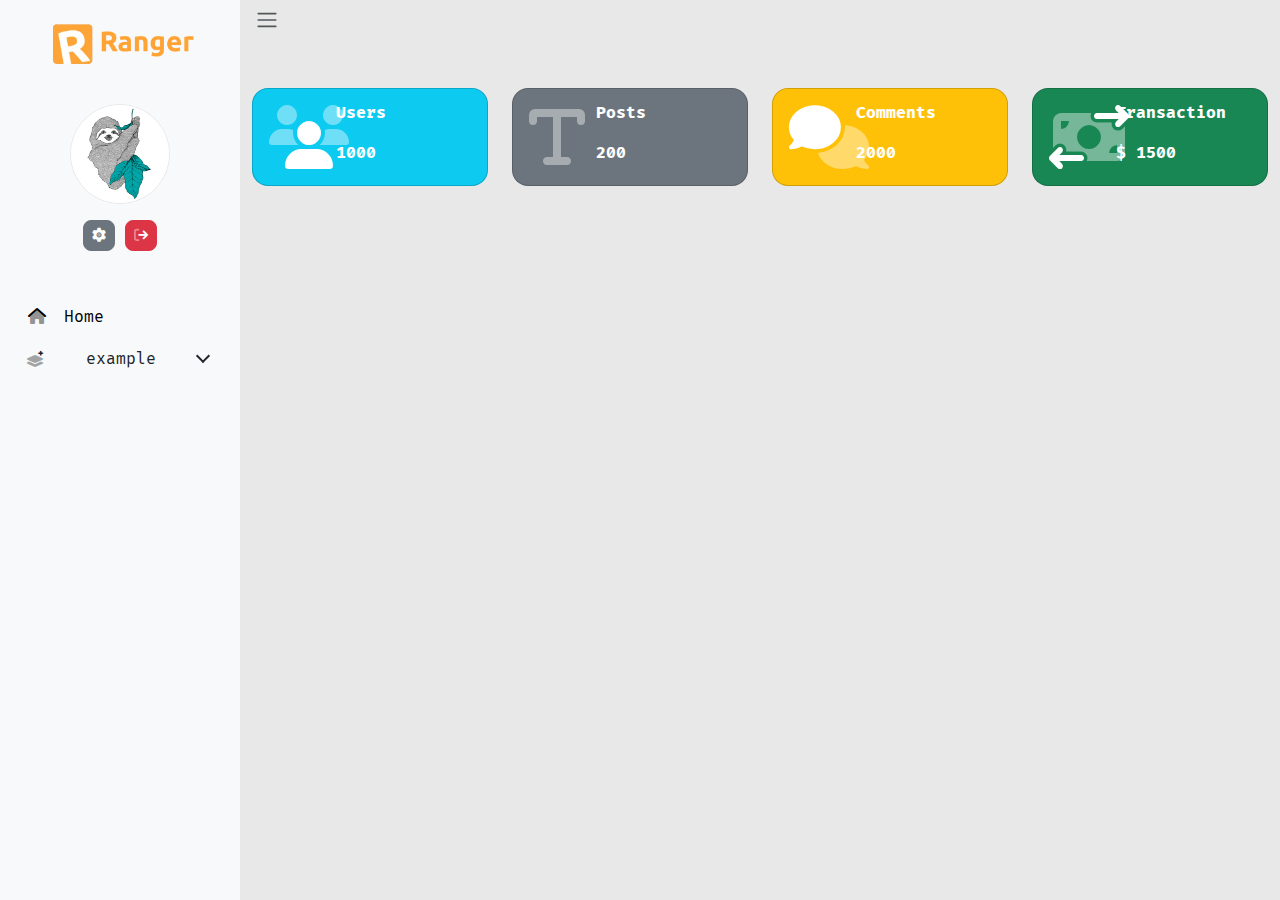
<file: en/index.html>
<!DOCTYPE html>
<html lang="en">
<head>
    <meta charset="UTF-8">
    <meta http-equiv="X-UA-Compatible" content="IE=edge">
    <meta name="viewport" content="width=device-width, initial-scale=1.0">
    <title>Admin Ranger</title>
    <link rel="stylesheet" href="css/bootstrap.min.css">
    <link rel="stylesheet" href="css/all.min.css">
    <link rel="stylesheet" href="css/reset.css">
    <link rel="stylesheet" href="css/style.css">
</head>
<body>
<div class="d-flex" id="wrapper">

    <!-- Sidebar -->
    <div class="bg-light border-right" id="sidebar-wrapper">
        <div class="sidebar-heading text-center">
            <figure class="imgLogo">
                <img src="../art/Ranger.png" alt="" srcset="">
            </figure>
        </div>
        <div class="text-center p-3">
            <figure class="avatar">
                <img src="img/1.jpg" class="img-fluid" alt="">
            </figure>
            <div class="mt-3">
                <a href="" class="btn btn-secondary btn-sm rounded-3" title="Edit Profile"><i class="fa-duotone fa-gear"></i></a>
                <a href="" class="btn btn-danger btn-sm rounded-3" title="Signout"><i class="fa-duotone fa-sign-out"></i></a>
            </div>
        </div>
        <div class="mt-3 p-3">
            <div class="d-grid gep-3">
                <a href="index.html" class="btn btn-light text-start border-0 rounded-3 mb-2"><i class="fa-duotone fa-home me-2"></i> Home </a>
            </div>

            <details class="js-list mt-2 mb-2">
                <summary class="title js-title"><i class="fa-duotone fa-layer-plus"></i> example <span class="icon"></span></summary>
                <div class="card rounded-3 mt-3 js-content border-0 shadow-sm">
                    <div class="card-body">
                        <ul>
                            <li class="mb-2"><a href="signup.html" class="text-decoration-none text-dark">Signup / Register</a></li>
                        </ul>
                    </div>
                </div>
            </details>

        </div>
    </div>
    <!-- /#sidebar-wrapper -->

    <!-- Page Content -->
    <div id="page-content-wrapper">

        <nav class="navbar navbar-expand-lg navbar-light">
            <a href="#" id="menu-toggle">
                <span class="navbar-toggler-icon"></span>
            </a>
        </nav>

        <div class="container-fluid">
            <div class="card-body mt-5">
                <div class="row">
                    <div class="col-md-3">
                        <div class="card rounded-4 mb-3 bg-info text-white">
                            <div class="card-body">
                                <div class="row g-0">
                                    <div class="col-md-3 text-center">
                                        <i class="fa-duotone fa-users fa-4x"></i>
                                    </div>
                                    <div class="col-md-9">
                                        <div class="ms-3">
                                            <h1 class="fw-bold">Users</h1>
                                            <div class="mt-4 fw-bold">1000</div>
                                        </div>
                                    </div>
                                </div>
                            </div>
                        </div>
                    </div>

                    <div class="col-md-3">
                        <div class="card rounded-4 mb-3 bg-secondary text-white">
                            <div class="card-body">
                                <div class="row g-0">
                                    <div class="col-md-3 text-center">
                                        <i class="fa-duotone fa-text fa-4x"></i>
                                    </div>
                                    <div class="col-md-9">
                                        <div class="ms-3">
                                            <h1 class="fw-bold">Posts</h1>
                                            <div class="mt-4 fw-bold">200</div>
                                        </div>
                                    </div>
                                </div>
                            </div>
                        </div>
                    </div>

                    <div class="col-md-3">
                        <div class="card rounded-4 mb-3 bg-warning text-white">
                            <div class="card-body">
                                <div class="row g-0">
                                    <div class="col-md-3 text-center">
                                        <i class="fa-duotone fa-comments fa-4x"></i>
                                    </div>
                                    <div class="col-md-9">
                                        <div class="ms-3">
                                            <h1 class="fw-bold">Comments</h1>
                                            <div class="mt-4 fw-bold">2000</div>
                                        </div>
                                    </div>
                                </div>
                            </div>
                        </div>
                    </div>

                    <div class="col-md-3">
                        <div class="card rounded-4 mb-3 bg-success text-white">
                            <div class="card-body">
                                <div class="row g-0">
                                    <div class="col-md-3 text-center">
                                        <i class="fa-duotone fa-money-bill-transfer fa-4x"></i>
                                    </div>
                                    <div class="col-md-9">
                                        <div class="ms-3">
                                            <h1 class="fw-bold">Transaction</h1>
                                            <div class="mt-4 fw-bold">$ 1500</div>
                                        </div>
                                    </div>
                                </div>
                            </div>
                        </div>
                    </div>

                </div>
            </div>
        </div>
    </div>
    <!-- /#page-content-wrapper -->
</div>
<!-- /#wrapper -->

<!-- Script -->
<script src="js/jquery.min.js"></script>
<script src="js/main.js"></script>
</body>
</html>
</file>
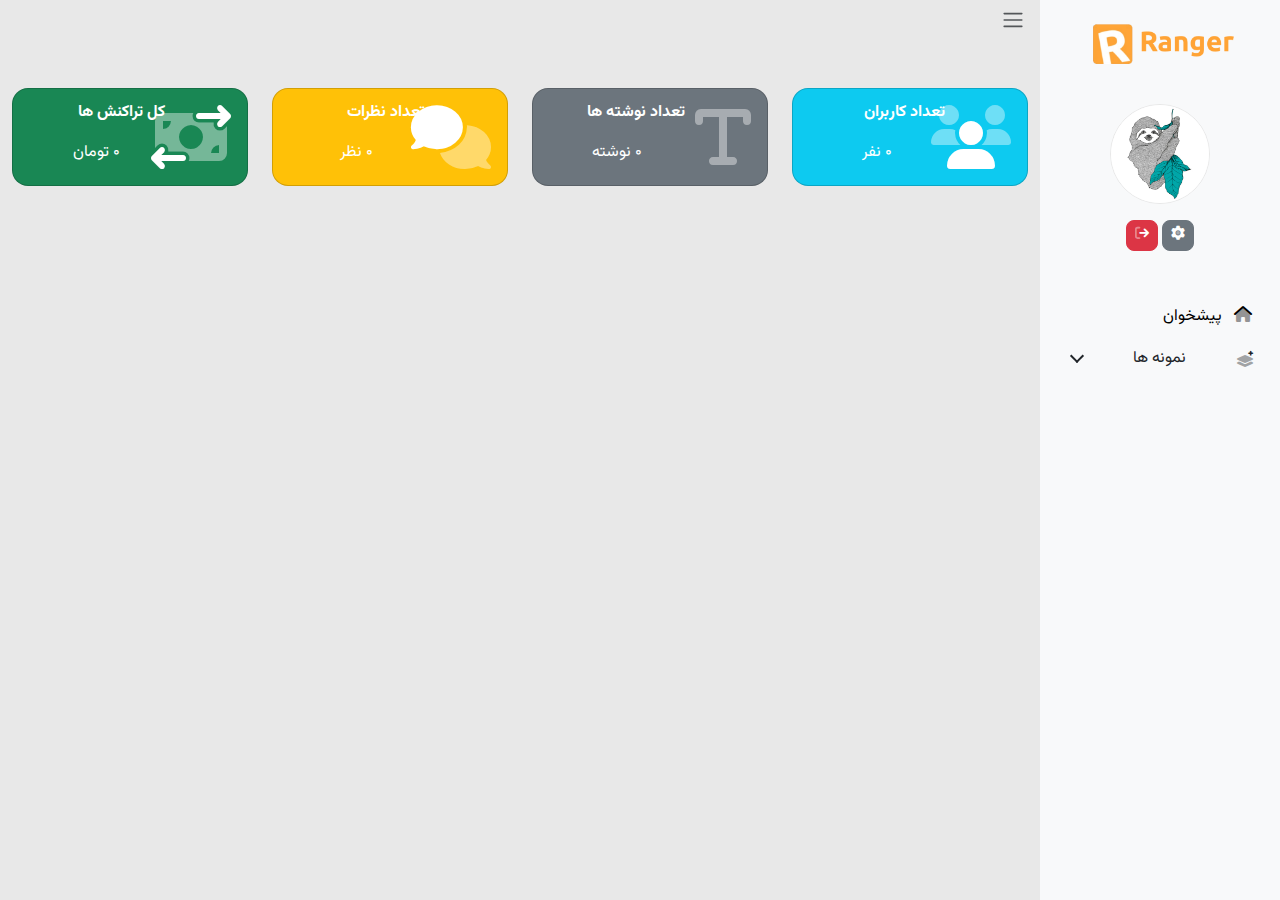
<file: fa/index.html>
<!DOCTYPE html>
<html lang="fa" dir="rtl">
<head>
    <meta charset="UTF-8">
    <meta http-equiv="X-UA-Compatible" content="IE=edge">
    <meta name="viewport" content="width=device-width, initial-scale=1.0">
    <title>پنل رنجر</title>
    <link rel="stylesheet" href="css/bootstrap.rtl.min.css">
    <link rel="stylesheet" href="css/all.min.css">
    <link rel="stylesheet" href="css/reset.css">
    <link rel="stylesheet" href="css/style.css">
</head>
<body>
<div class="d-flex" id="wrapper">

    <!-- Sidebar -->
    <div class="bg-light border-right" id="sidebar-wrapper">
        <div class="sidebar-heading text-center">
            <figure class="imgLogo">
                <img src="../art/Ranger.png" alt="" srcset="">
            </figure>
        </div>
        <div class="text-center p-3">
            <figure class="avatar">
                <img src="img/1.jpg" class="img-fluid" alt="">
            </figure>
            <div class="mt-3">
                <a href="" class="btn btn-secondary btn-sm rounded-3" title="ویرایش پروفایل"><i class="fa-duotone fa-gear"></i></a>
                <a href="" class="btn btn-danger btn-sm rounded-3" title="خروج"><i class="fa-duotone fa-sign-out"></i></a>
            </div>
        </div>
        <div class="mt-3 p-3">
            <div class="d-grid gep-3">
                <a href="index.html" class="btn btn-light text-start border-0 rounded-3 mb-2"><i class="fa-duotone fa-home me-2"></i> پیشخوان </a>
            </div>

            <details class="js-list mt-2 mb-2">
                <summary class="title js-title"><i class="fa-duotone fa-layer-plus"></i> نمونه ها <span class="icon"></span></summary>
                <div class="card rounded-3 mt-3 js-content">
                    <div class="card-body">
                        <ul>
                            <li class="mb-2"><a href="#" class="text-decoration-none text-dark">تست</a></li>
                            <li class="mb-2"><a href="#" class="text-decoration-none text-dark">تست</a></li>
                        </ul>
                    </div>
                </div>
            </details>

        </div>
    </div>
    <!-- /#sidebar-wrapper -->

    <!-- Page Content -->
    <div id="page-content-wrapper">

        <nav class="navbar navbar-expand-lg navbar-light">
            <a href="#" id="menu-toggle">
                <span class="navbar-toggler-icon"></span>
            </a>
        </nav>

        <div class="container-fluid">
            <div class="card-body mt-5">
                <div class="row">
                    <div class="col-md-3">
                        <div class="card rounded-4 mb-3 bg-info text-white">
                            <div class="card-body">
                                <div class="row g-0">
                                    <div class="col-md-3 text-center">
                                        <i class="fa-duotone fa-users fa-4x"></i>
                                    </div>
                                    <div class="col-md-9">
                                        <div class="ms-3">
                                            <h1 class="fw-bold">تعداد کاربران</h1>
                                            <div class="mt-4 text-center">0 نفر</div>
                                        </div>
                                    </div>
                                </div>
                            </div>
                        </div>
                    </div>

                    <div class="col-md-3">
                        <div class="card rounded-4 mb-3 bg-secondary text-white">
                            <div class="card-body">
                                <div class="row g-0">
                                    <div class="col-md-3 text-center">
                                        <i class="fa-duotone fa-text fa-4x"></i>
                                    </div>
                                    <div class="col-md-9">
                                        <div class="ms-3">
                                            <h1 class="fw-bold">تعداد نوشته ها</h1>
                                            <div class="mt-4 text-center">0 نوشته</div>
                                        </div>
                                    </div>
                                </div>
                            </div>
                        </div>
                    </div>

                    <div class="col-md-3">
                        <div class="card rounded-4 mb-3 bg-warning text-white">
                            <div class="card-body">
                                <div class="row g-0">
                                    <div class="col-md-3 text-center">
                                        <i class="fa-duotone fa-comments fa-4x"></i>
                                    </div>
                                    <div class="col-md-9">
                                        <div class="ms-3">
                                            <h1 class="fw-bold">تعداد نظرات</h1>
                                            <div class="mt-4 text-center">0 نظر</div>
                                        </div>
                                    </div>
                                </div>
                            </div>
                        </div>
                    </div>

                    <div class="col-md-3">
                        <div class="card rounded-4 mb-3 bg-success text-white">
                            <div class="card-body">
                                <div class="row g-0">
                                    <div class="col-md-3 text-center">
                                        <i class="fa-duotone fa-money-bill-transfer fa-4x"></i>
                                    </div>
                                    <div class="col-md-9">
                                        <div class="ms-3">
                                            <h1 class="fw-bold">کل تراکنش ها</h1>
                                            <div class="mt-4 text-center">0 تومان</div>
                                        </div>
                                    </div>
                                </div>
                            </div>
                        </div>
                    </div>

                </div>
            </div>
        </div>
    </div>
    <!-- /#page-content-wrapper -->
</div>
<!-- /#wrapper -->

<!-- Script -->
<script src="js/jquery.min.js"></script>
<script src="js/main.js"></script>
</body>
</html>
</file>
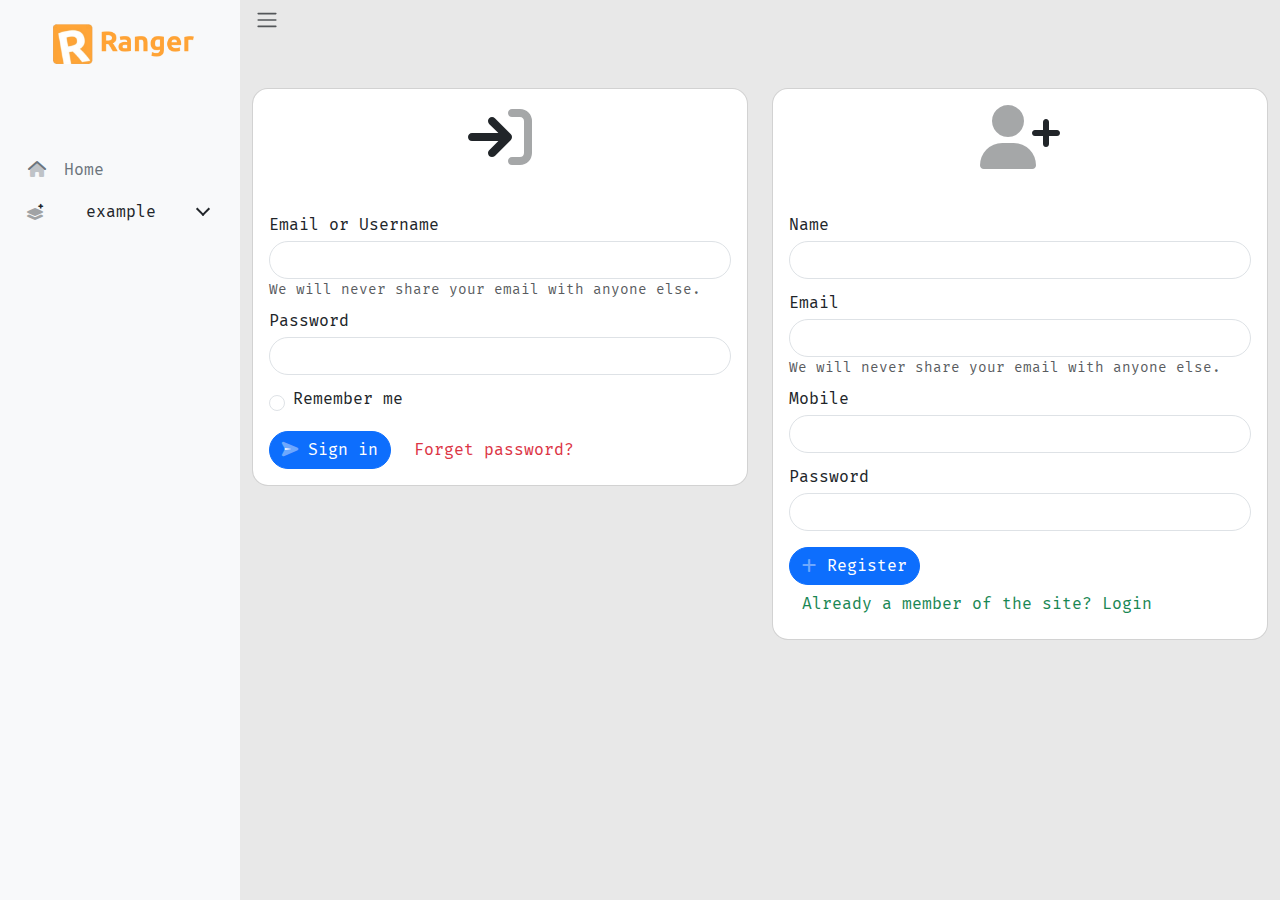
<file: en/signup.html>
<!DOCTYPE html>
<html lang="en">
<head>
    <meta charset="UTF-8">
    <meta http-equiv="X-UA-Compatible" content="IE=edge">
    <meta name="viewport" content="width=device-width, initial-scale=1.0">
    <title>Admin Ranger</title>
    <link rel="stylesheet" href="css/bootstrap.min.css">
    <link rel="stylesheet" href="css/all.min.css">
    <link rel="stylesheet" href="css/reset.css">
    <link rel="stylesheet" href="css/style.css">
</head>
<body>
<div class="d-flex" id="wrapper">

    <!-- Sidebar -->
    <div class="bg-light border-right" id="sidebar-wrapper">
        <div class="sidebar-heading text-center">
            <figure class="imgLogo">
                <img src="../art/Ranger.png" alt="" srcset="">
            </figure>
        </div>
        <div class="mt-5 p-3 ">
            <div class="d-grid gep-3">
                <a href="index.html" class="btn btn-outline-secondary text-start border-0 rounded-3 mb-2"><i class="fa-duotone fa-home me-2"></i> Home </a>
            </div>

            <details class="js-list mt-2 mb-2">
                <summary class="title js-title"><i class="fa-duotone fa-layer-plus"></i> example <span class="icon"></span></summary>
                <div class="card rounded-3 mt-3 js-content border-0 shadow-sm">
                    <div class="card-body">
                        <ul>
                            <li class="mb-2"><a href="signup.html" class="text-decoration-none text-dark">Signup / Register</a></li>
                        </ul>
                    </div>
                </div>
            </details>

        </div>
    </div>
    <!-- /#sidebar-wrapper -->

    <!-- Page Content -->
    <div id="page-content-wrapper">

        <nav class="navbar navbar-expand-lg navbar-light">
            <a href="#" id="menu-toggle">
                <span class="navbar-toggler-icon"></span>
            </a>
        </nav>

        <div class="container">
            <div class="mt-5">
                <div class="row">
                    <div class="col-md-6">
                        <div class="card rounded-4">
                            <div class="card-body">
                                <div class="text-center">
                                    <i class="fa-duotone fa-sign-in fa-4x"></i>
                                </div>
                                <form class="mt-5">
                                    <div class="mb-3">
                                        <label for="Email1" class="form-label">Email or Username</label>
                                        <input type="email" class="form-control rounded-5" id="Email1" aria-describedby="emailHelp">
                                        <div id="emailHelp" class="form-text">We will never share your email with anyone else.</div>
                                    </div>
                                    <div class="mb-3">
                                        <label for="Password1" class="form-label">Password</label>
                                        <input type="password" class="form-control rounded-5" id="Password1">
                                    </div>
                                    <div class="mb-3 form-check">
                                        <input type="checkbox" class="form-check-input rounded-5" id="Check1">
                                        <label class="form-check-label" for="Check1">Remember me</label>
                                    </div>
                                    <button type="submit" class="btn btn-primary rounded-5"><i class="fa-duotone fa-send"></i> Sign in </button>
                                    <a class="btn btn-link text-decoration-none text-danger" href="#">
                                        Forget password?
                                    </a>
                                </form>
                            </div>
                        </div>
                    </div>
                    <div class="col-md-6">
                        <div class="card rounded-4">
                            <div class="card-body">
                                <div class="text-center">
                                    <i class="fa-duotone fa-user-plus fa-4x"></i>
                                </div>
                                <form class="mt-5">
                                    <div class="mb-3">
                                        <label for="input1" class="form-label">Name</label>
                                        <input type="text" class="form-control rounded-5" id="input1">
                                    </div>
                                    <div class="mb-3">
                                        <label for="Email2" class="form-label">Email </label>
                                        <input type="email" class="form-control rounded-5" id="Email2" aria-describedby="emailHelp1">
                                        <div id="emailHelp1" class="form-text">We will never share your email with anyone else.</div>
                                    </div>
                                    <div class="mb-3">
                                        <label for="input2" class="form-label">Mobile</label>
                                        <input type="number" class="form-control rounded-5" id="input2">
                                    </div>
                                    <div class="mb-3">
                                        <label for="Password2" class="form-label">Password</label>
                                        <input type="password" class="form-control rounded-5" id="Password2">
                                    </div>
                                    <button type="submit" class="btn btn-primary rounded-5"><i class="fa-duotone fa-plus"></i> Register </button>
                                    <a class="btn btn-link text-decoration-none text-success" href="#">
                                        Already a member of the site? Login
                                    </a>
                                </form>

                            </div>
                        </div>
                    </div>
                    </div>
                </div>
            </div>
        </div>
    </div>
    <!-- /#page-content-wrapper -->
</div>
<!-- /#wrapper -->

<!-- Script -->
<script src="js/jquery.min.js"></script>
<script src="js/main.js"></script>
</body>
</html>
</file>
<file: en/css/style.css>
@font-face {
    font-family: FiraCode;
    src: url("../fonts/FiraCode-Regular.woff2") format("woff2");
    font-style: normal;
    font-weight: 300;
    font-display: swap;
}

@font-face {
    font-family: FiraCode;
    src: url("../fonts/FiraCode-Bold.woff2") format("woff2");
    font-style: normal;
    font-weight: 700;
    font-display: swap;
}
body {
    font-family: FiraCode;
    background-color: #e8e8e8;
    color: #222;
}
#wrapper {
    overflow-x: hidden;
}

#sidebar-wrapper {
    min-height: 100vh;
    margin-left: -15rem;
    -webkit-transition: margin .25s ease-out;
    -moz-transition: margin .25s ease-out;
    -o-transition: margin .25s ease-out;
    transition: margin .25s ease-out;
}

#sidebar-wrapper .sidebar-heading {
    padding: 0.875rem 1.25rem;
    font-size: 1.2rem;
}

#sidebar-wrapper .list-group {
    width: 15rem;
}

#page-content-wrapper {
    min-width: 100vw;
}

#wrapper.toggled #sidebar-wrapper {
    margin-left: 0;
}

@media (min-width: 768px) {
    #sidebar-wrapper {
        margin-left: 0;
    }

    #page-content-wrapper {
        min-width: 0;
        width: 100%;
    }

    #wrapper.toggled #sidebar-wrapper {
        margin-left: -15rem;
    }
}
a#menu-toggle {
    margin-left: 15px;
}

/* Sidebar */

.sidebar{
    width: 240px;
}

.p-section-faq__item:nth-of-type(n+2) {
    margin-top: 32px;
}

.title {
    display: flex;
    flex-direction: row;
    justify-content: space-between;
    align-items: center;
    padding: 0px 10px;
    color: #212529;
    cursor: pointer;
}
.icon {
    display: block;
    flex-shrink: 0;
    position: relative;
    width: 16px;
    transform-origin: center;
}
.icon::after {
    content: "";
    position: absolute;
    display: block;
    width: 10px;
    height: 10px;
    transition: transform .3s;
    transform: translateY(-80%) rotate(45deg);
    border-right: 2px solid #212529;
    border-bottom: 2px solid #212529;
}

.is-opened .icon::after {
    transform: translateY(-25%) rotate(-135deg);
}

.content {
    overflow: hidden;
}

figure.avatar img{
    width: 100px;
    height: 100px;
    border-radius: 50%;
    border: 1px solid #e8e8e8;
}
/* Logo */

figure.imgLogo img{
    width: 200px;
}

/* Content */

.icons, .texts{
    display: inline-block;
}
</file>
<file: fa/css/style.css>
@font-face {
    font-family: Vazir;
    src: url("../fonts/Vazirmatn-RD-FD-Regular.woff2") format("woff2");
    font-style: normal;
    font-weight: 300;
    font-display: swap;
}

@font-face {
    font-family: Vazir;
    src: url("../fonts/Vazirmatn-RD-FD-Bold.woff2") format("woff2");
    font-style: normal;
    font-weight: 700;
    font-display: swap;
}
body {
    font-family: Vazir;
    background-color: #e8e8e8;
    color: #222;
}
#wrapper {
    overflow-x: hidden;
}

#sidebar-wrapper {
    min-height: 100vh;
    margin-right: -15rem;
    -webkit-transition: margin .25s ease-out;
    -moz-transition: margin .25s ease-out;
    -o-transition: margin .25s ease-out;
    transition: margin .25s ease-out;
}

#sidebar-wrapper .sidebar-heading {
    padding: 0.875rem 1.25rem;
    font-size: 1.2rem;
}

#sidebar-wrapper .list-group {
    width: 15rem;
}

#page-content-wrapper {
    min-width: 100vw;
}

#wrapper.toggled #sidebar-wrapper {
    margin-right: 0;
}

@media (min-width: 768px) {
    #sidebar-wrapper {
        margin-right: 0;
    }

    #page-content-wrapper {
        min-width: 0;
        width: 100%;
    }

    #wrapper.toggled #sidebar-wrapper {
        margin-right: -15rem;
    }
}
a#menu-toggle {
    margin-right: 15px;
}

/* Sidebar */

.sidebar{
    width: 240px;
}

.p-section-faq__item:nth-of-type(n+2) {
    margin-top: 32px;
}

.title {
    display: flex;
    flex-direction: row;
    justify-content: space-between;
    align-items: center;
    padding: 0px 10px;
    color: #212529;
    cursor: pointer;
}
.icon {
    display: block;
    flex-shrink: 0;
    position: relative;
    width: 16px;
    transform-origin: center;
}
.icon::after {
    content: "";
    position: absolute;
    display: block;
    width: 10px;
    height: 10px;
    transition: transform .3s;
    transform: translateY(-80%) rotate(45deg);
    border-right: 2px solid #212529;
    border-bottom: 2px solid #212529;
}

.is-opened .icon::after {
    transform: translateY(-25%) rotate(-135deg);
}

.content {
    overflow: hidden;
}

figure.avatar img{
    width: 100px;
    height: 100px;
    border-radius: 50%;
    border: 1px solid #e8e8e8;
}
/* Logo */

figure.imgLogo img{
    width: 200px;
}

/* Content */

.icons, .texts{
    display: inline-block;
}
</file>
